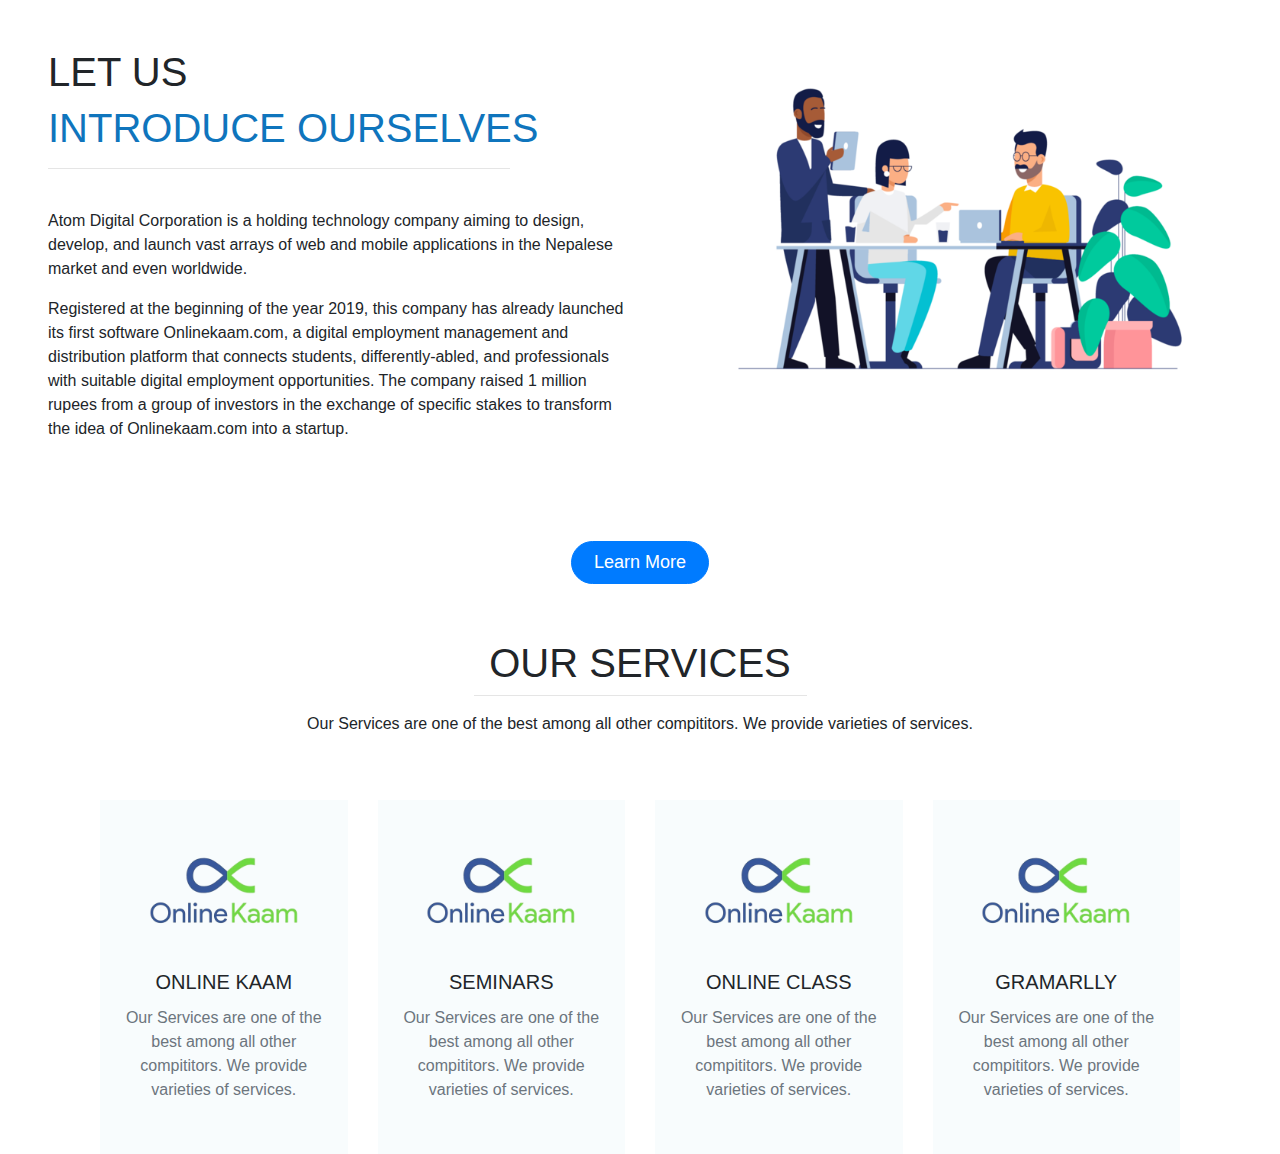
<file: portfoli-nitesh/nitesh.html>
<!DOCTYPE html>
<html lang="en">
<head>
    <meta charset="UTF-8">
    <link href="https://fonts.googleapis.com/css2?family=Julius+Sans+One&display=swap" rel="stylesheet"> 
    <meta name="viewport" content="width=device-width, initial-scale=1.0">
    <title>Document</title>

    <link rel="stylesheet" href="https://stackpath.bootstrapcdn.com/bootstrap/4.5.2/css/bootstrap.min.css" integrity="sha384-JcKb8q3iqJ61gNV9KGb8thSsNjpSL0n8PARn9HuZOnIxN0hoP+VmmDGMN5t9UJ0Z" crossorigin="anonymous">

    <link rel="stylesheet" href="css/nstyle.css">
</head>
<body>


<!-------------------------------Our Introduction Starts---------------------------------->

<section class="introduction-area">
  <div class="container-fluid">
    <div class="row" style="padding-bottom: 50px;">
      <div class="col-lg-6 col-md-12 introduction-title pl-lg-5">
        <h2 class="text-uppercase pt-5">
          <span><h1>Let Us</h1></span>
          <span style="color: #0F75BD;">Introduce Ourselves</span>
        </h2>
        <hr style="width: 80%;">
        <div class="paragraph py-4 w-80">
          <p class="para">
            Atom Digital Corporation is a holding technology company aiming to design, develop, and launch vast arrays of web and mobile applications in the Nepalese market and even worldwide.
          </p>
          <p class="para">
            Registered at the beginning of the year 2019, this company has already launched its first software Onlinekaam.com, a digital employment management and distribution platform that connects students, differently-abled, and professionals with suitable digital employment opportunities.  The company raised 1 million rupees from a group of investors in the exchange of specific stakes to transform the idea of Onlinekaam.com into a startup.
          </p>

        </div>
      </div>
      <div class="col-lg-6 col-md-12 d-flex justify-content-center">
        <div class="introduction-image">
          <img src="images/aboutusimg1.png" alt="about-us" class="img-fluid">
        </div>
      </div>
    </div>
    <div class="row d-flex justify-content-center" style="padding-bottom: 50px;">
      <div class="intro-button-area d-flex justify-content-center">
          <button type="button" class="button btn btn-primary">Learn More</button>
      </div>
    </div>
  </div>
  
</section>  

 <!-------------------------------Our Introduction Ends---------------------------------->







<!-------------------------------Our services starts---------------------------------->

<section>
  <div class="services-area">
      <div class="container text-center">
        <div class="row">
          <div class="col-lg-12 text-center services-title">
            <h1 class="text-uppercase">Our Services</h1>
            <hr style="width: 30%; margin: 0 auto;">
            <p class="mt-3">Our Services are one of the best among all other compititors. We provide varieties of services.</p>
          </div>
        </div>
        <div class="container services-list mt-4">
          <div class="row">
            <div class="d-flex justify-content-center col-lg-3 col-md-6 col-sm-12 pt-4">
              <div class="services ">
                  <div class="services-img text-center py-4">
                    <img src="images/services/s1.png" alt="Services-1" style="width:150px; height: auto">
                  </div>
                  <div class="card-body">
                    <h5 class="card-title text-uppercase font-roboto">Online kaam</h5>
                    <p class="card-text text-secondary">Our Services are one of the best among all other compititors. We provide varieties of services.</p>
                  </div>
              </div>
            </div>

            <div class="d-flex justify-content-center col-lg-3 col-md-6 col-sm-12 pt-4">
              <div class="services">
                  <div class="services-img text-center py-4">
                    <img src="images/services/s1.png" alt="Services-1" style="width:150px; height: auto">
                  </div>
                  <div class="card-body">
                    <h5 class="card-title text-uppercase font-roboto">Seminars</h5>
                    <p class="card-text text-secondary">Our Services are one of the best among all other compititors. We provide varieties of services.</p>
                  </div>
              </div>
            </div>

            <div class="d-flex justify-content-center col-lg-3 col-md-6 col-sm-12 pt-4">
              <div class="services">
                  <div class="services-img text-center py-4">
                    <img src="images/services/s1.png" alt="Services-1" style="width:150px; height: auto">
                  </div>
                  <div class="card-body">
                    <h5 class="card-title text-uppercase font-roboto">Online Class</h5>
                    <p class="card-text text-secondary">Our Services are one of the best among all other compititors. We provide varieties of services.</p>
                  </div>
              </div>
            </div>

            <div class="d-flex justify-content-center col-lg-3 col-md-6 col-sm-12 pt-4">
              <div class="services">
                  <div class="services-img text-center py-4">
                    <img src="images/services/s1.png" alt="Services-1" style="width:150px; height: auto">
                  </div>
                  <div class="card-body">
                    <h5 class="card-title text-uppercase font-roboto">Gramarlly</h5>
                    <p class="card-text text-secondary">Our Services are one of the best among all other compititors. We provide varieties of services.</p>
                  </div>
              </div>
            </div>
          </div>
        </div>
      </div>
  </div>
</section>

<!-------------------------------Our services ends---------------------------------->



</body>
</html>
</file>
<file: portfoli-nitesh/css/nstyle.css>
*{
    margin: 0;
    padding: 0;
     font:normal bold 50px/72px var(--roboto);
}



/*Global Classes */
h2{
    font-size: 40px;
}
p{
    font-size: 16px;
}
.title-text{
    font:normal bold 50px/72px var(--roboto);
}

.text-uppercase{
    text-transform:uppercase;
}

/*------*/

 
.btn{
    font-size:18px;
    margin: 5px;
    padding: 7px 22px;
    text-decoration: none;
    border-radius: 25px;
}







.intro-button-area{
    padding-top: 5px;
}

.intro-button-area .button{
    color: white;
    text-align: center;
}

/* services-area */
.services-area{
    padding: 0px 0px;
}
.services-area.services-title{
    padding: 0 14rem;
}
.services-area.services-title h1{
    font-size:35px;
}

.services-area .services{
    background : rgba(248,252,253,0.973);
    padding: 2rem 0;
    width: 16rem;
    margin:5rem, 5rem;
    transition: box-shadow .7s ease;
}

.services-area .services:hover{

    border-radius: 5px;
    border :none;
    box-shadow: 0 0 11px rgba(33,33,33,.2); ;
}
/* end services area */
</file>
